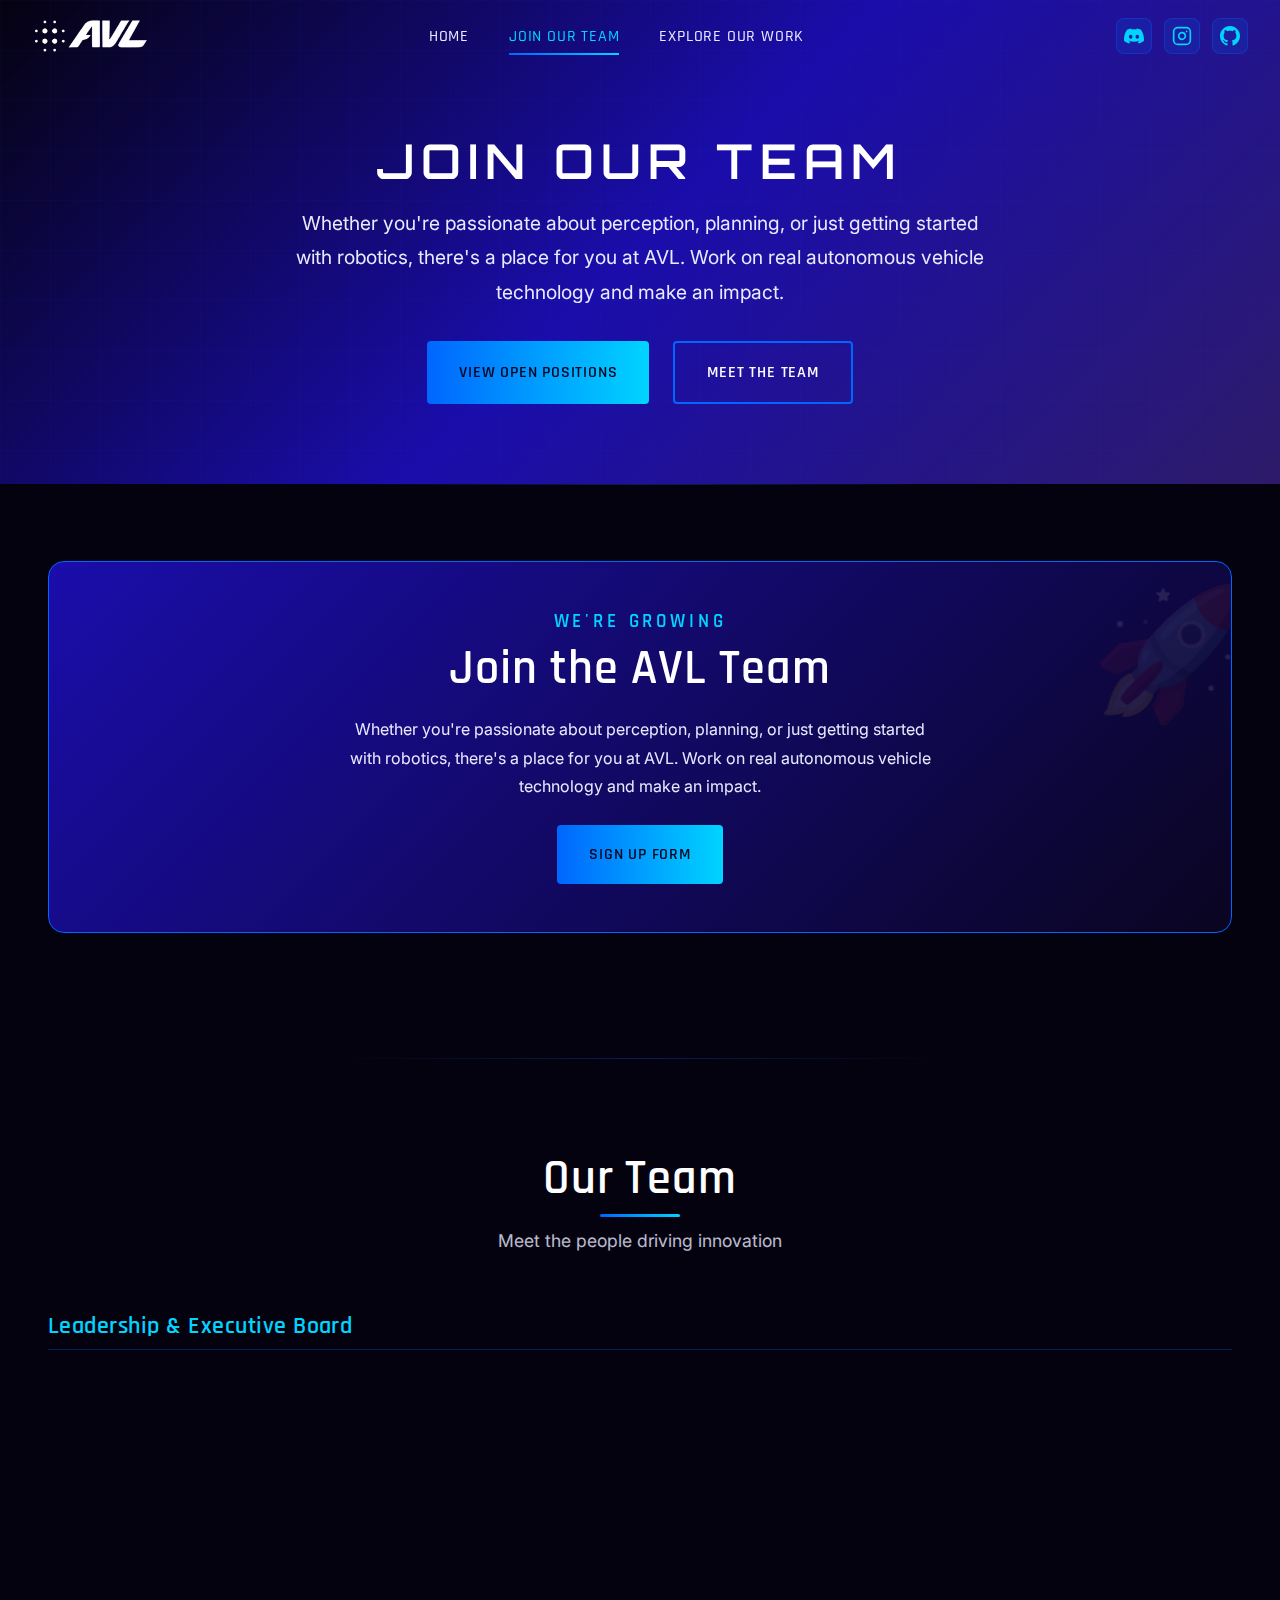
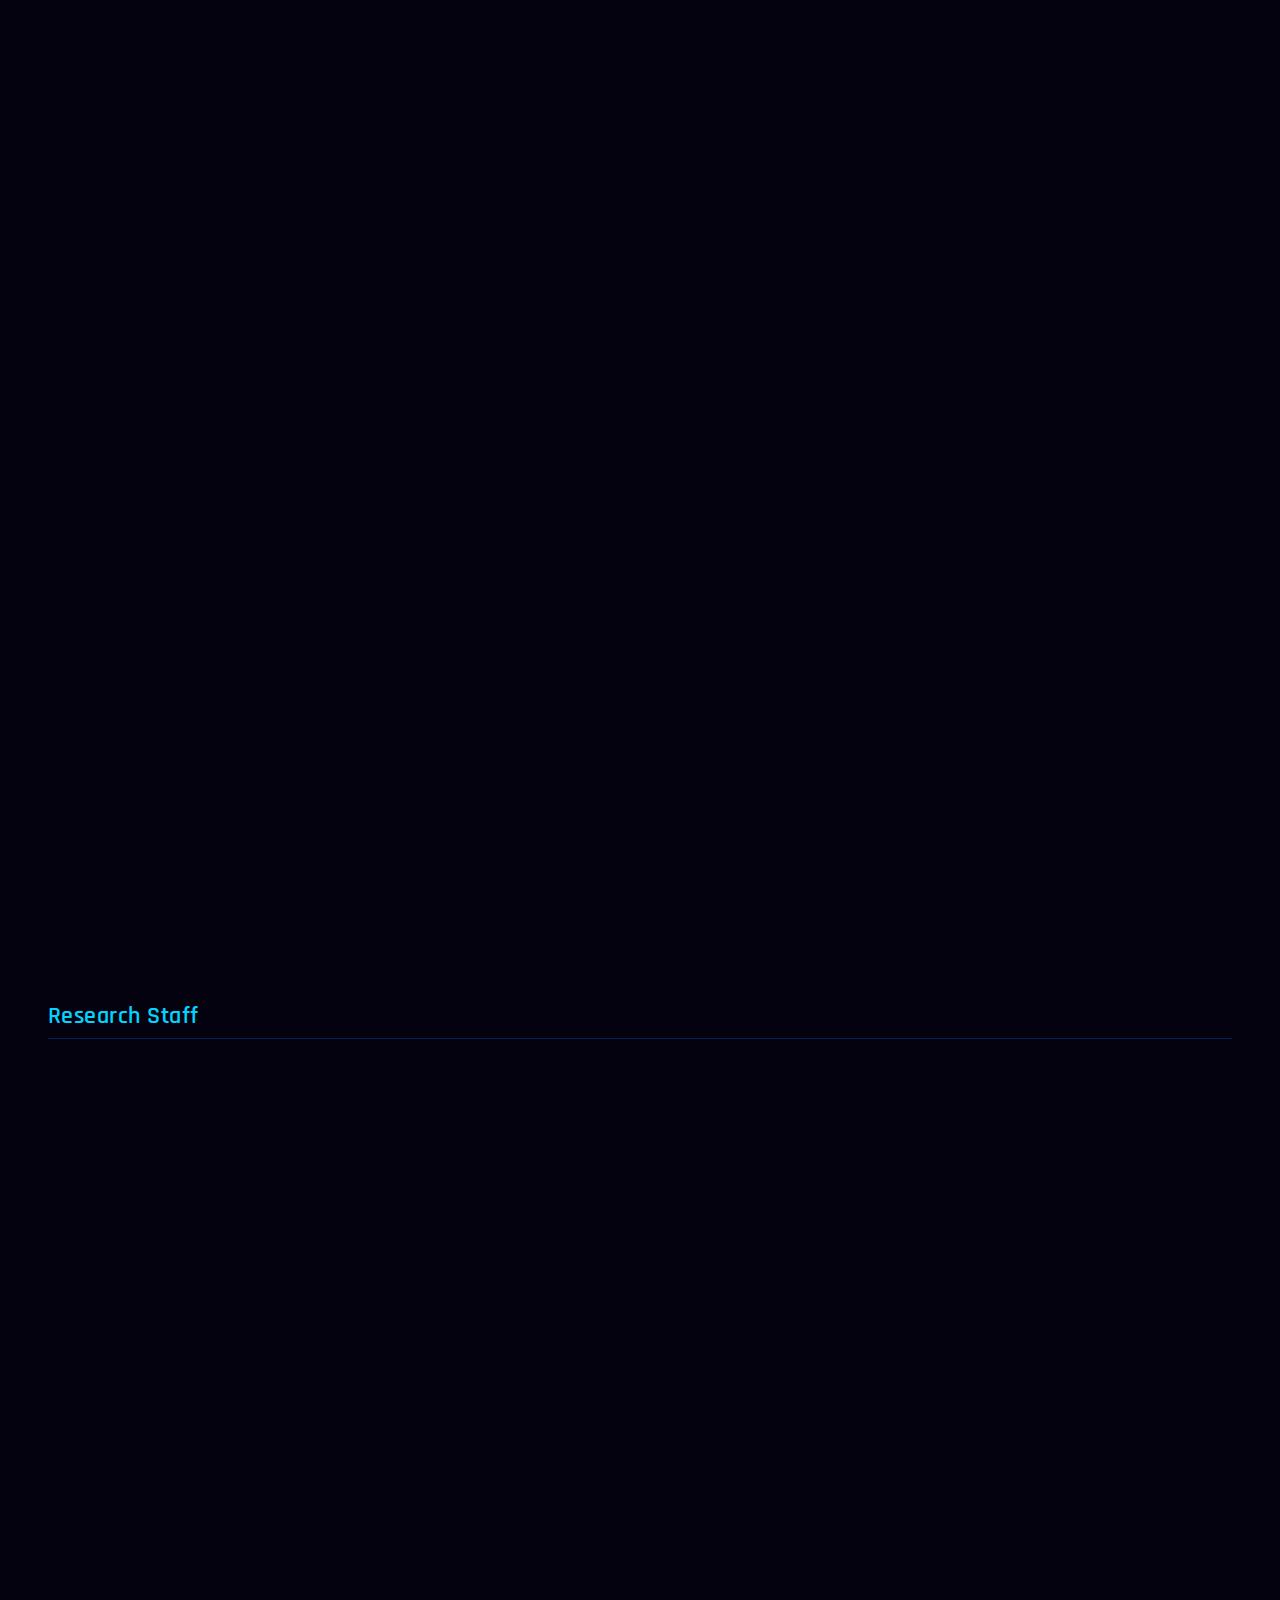
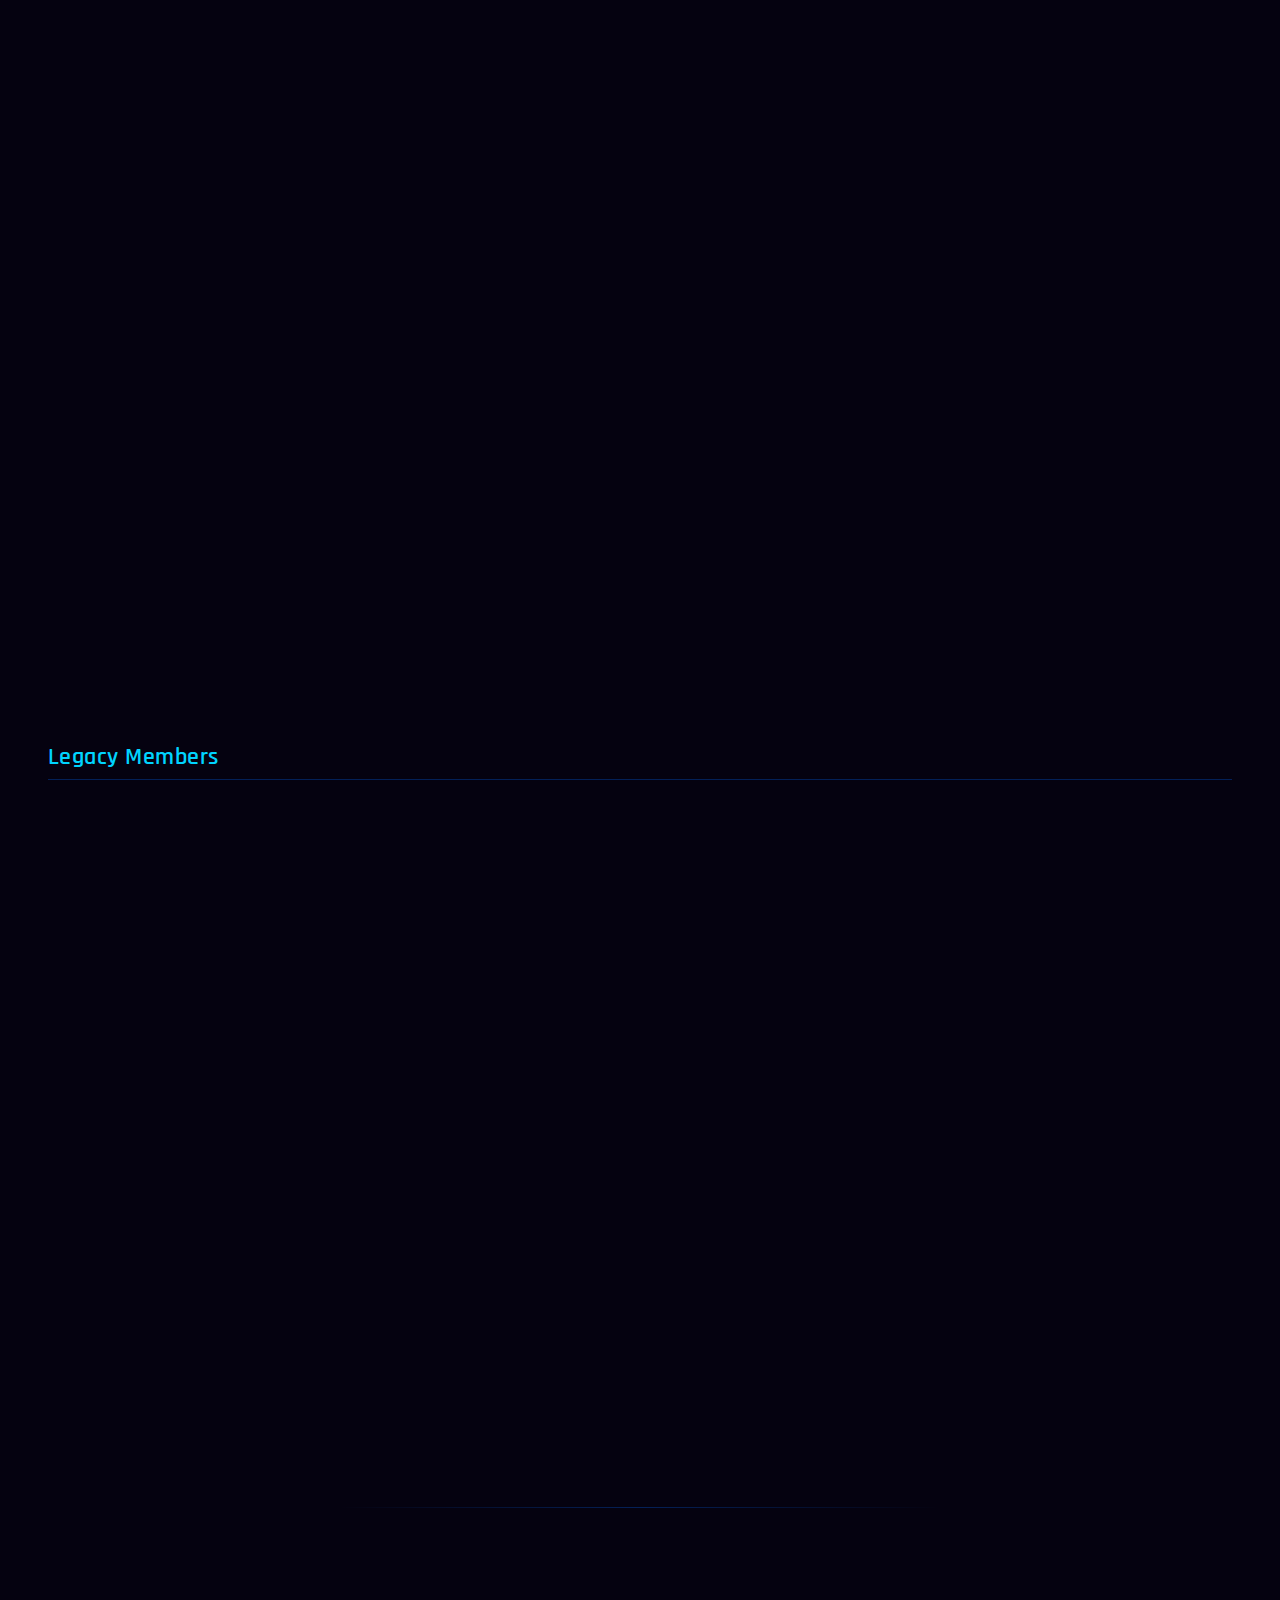
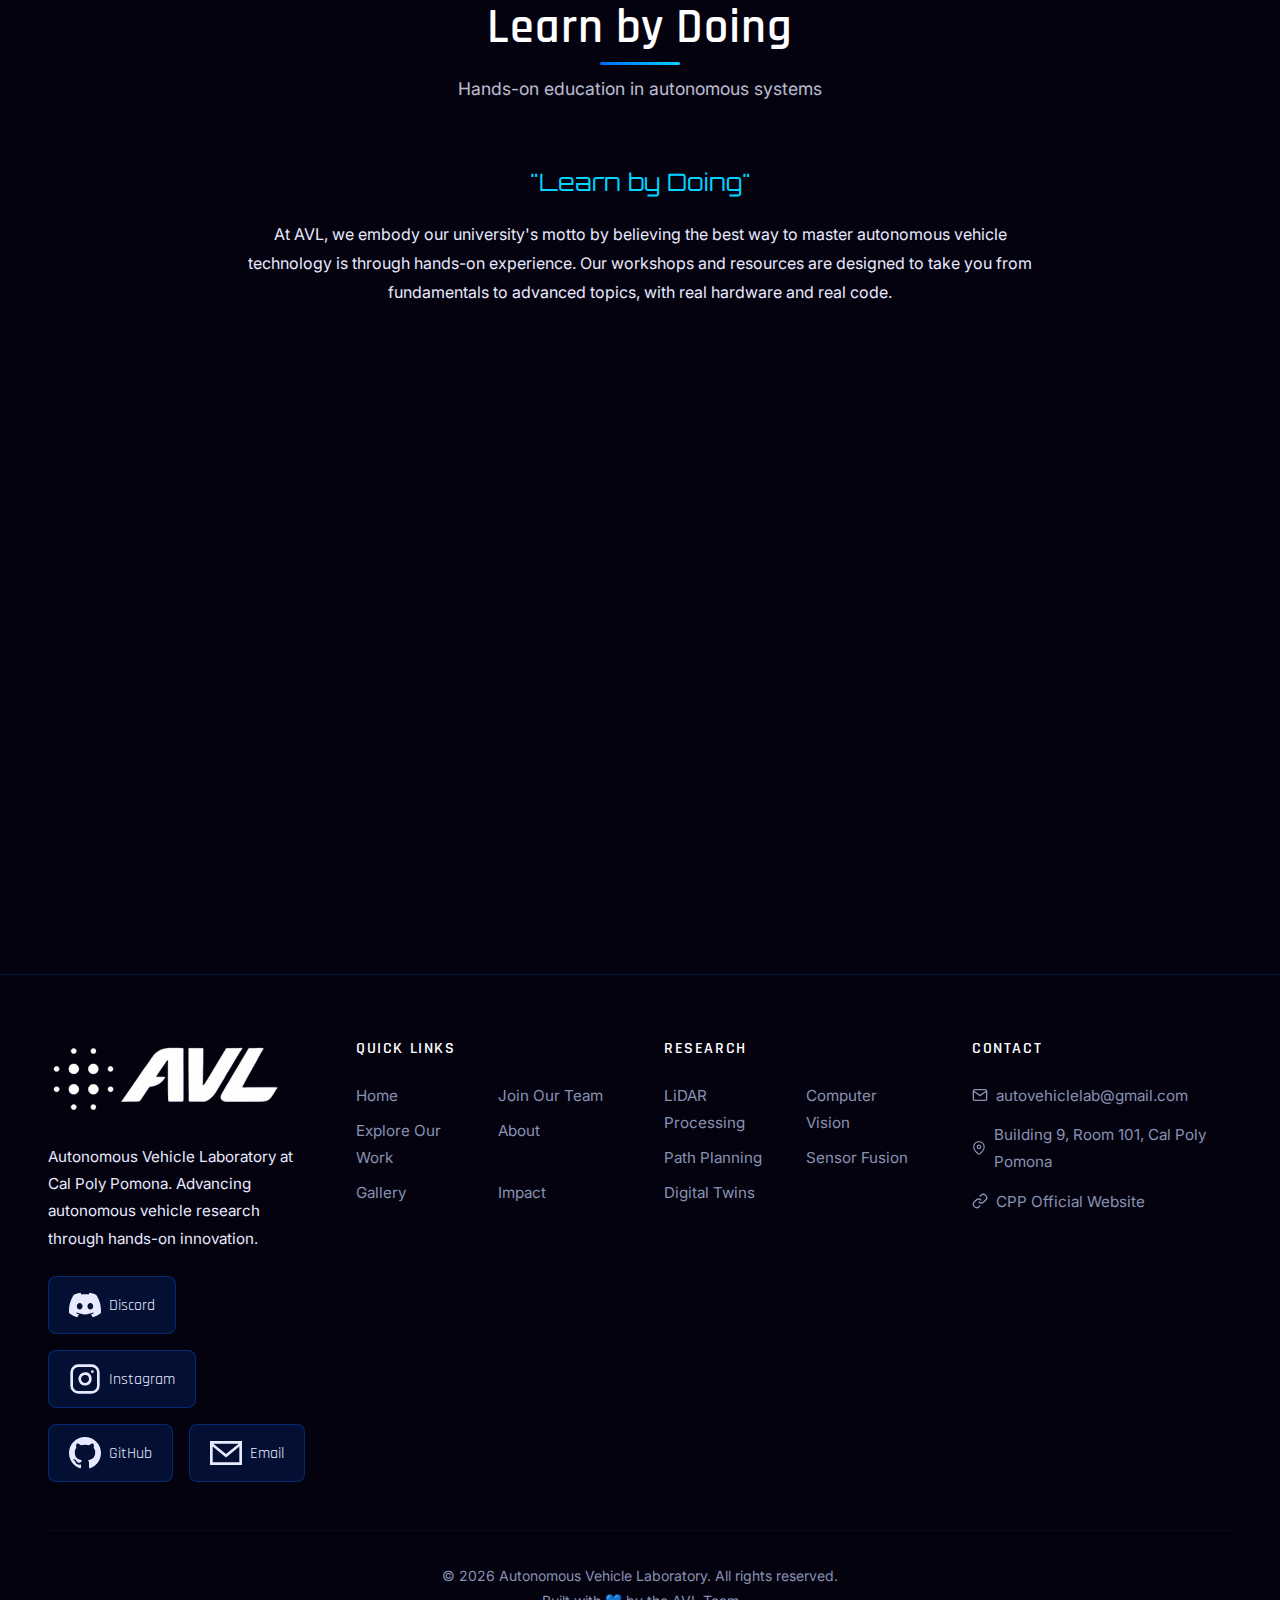
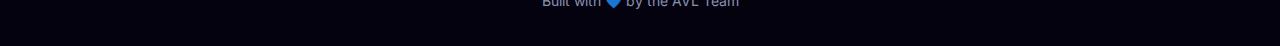
<file: join.html>
<!DOCTYPE html>
<html lang="en">
<head>
    <meta charset="UTF-8">
    <meta name="viewport" content="width=device-width, initial-scale=1.0">
    <meta name="description" content="Join the Autonomous Vehicle Laboratory (AVL) at Cal Poly Pomona - Open positions, team members, and learning opportunities">
    <meta name="keywords" content="autonomous vehicles, join, careers, Cal Poly Pomona, research lab, robotics, student organization">
    <meta name="author" content="AVL Team">

    <meta property="og:title" content="Join Our Team | AVL - Cal Poly Pomona">
    <meta property="og:description" content="Join the Autonomous Vehicle Laboratory and work on cutting-edge autonomous vehicle technology">
    <meta property="og:type" content="website">
    <meta property="og:image" content="images/AVL_Blue_Text_1200px-630px.jpg">

    <title>Join Our Team | AVL - Cal Poly Pomona</title>

    <link rel="icon" type="image/png" href="images/AVL_Logo_Blue_Dots.png">
    <link rel="preconnect" href="https://fonts.googleapis.com">
    <link rel="preconnect" href="https://fonts.gstatic.com" crossorigin>
    <link href="https://fonts.googleapis.com/css2?family=Inter:wght@300;400;500;600&family=Orbitron:wght@500;600;700;800&family=Rajdhani:wght@400;500;600;700&display=swap" rel="stylesheet">
    <link rel="stylesheet" href="css/styles.css">
</head>
<body>
    <!-- ================================================================
         NAVIGATION
         ================================================================ -->
    <nav class="navbar">
        <div class="container">
            <a href="index.html" class="nav-logo">
                <img src="images/AVL_Text_No_Background_400px-115px.png" alt="AVL Logo">
            </a>

            <ul class="nav-links">
                <li><a href="index.html">Home</a></li>
                <li><a href="join.html" class="active">Join Our Team</a></li>
                <li><a href="research.html">Explore Our Work</a></li>
            </ul>

            <div class="nav-social">
                <a href="https://discord.gg/2D5fEg94eM" target="_blank" aria-label="Discord" title="Join our Discord">
                    <svg xmlns="http://www.w3.org/2000/svg" width="24" height="24" viewBox="0 0 24 24" fill="currentColor">
                        <path d="M20.317 4.3698a19.7913 19.7913 0 00-4.8851-1.5152.0741.0741 0 00-.0785.0371c-.211.3753-.4447.8648-.6083 1.2495-1.8447-.2762-3.68-.2762-5.4868 0-.1636-.3933-.4058-.8742-.6177-1.2495a.077.077 0 00-.0785-.037 19.7363 19.7363 0 00-4.8852 1.515.0699.0699 0 00-.0321.0277C.5334 9.0458-.319 13.5799.0992 18.0578a.0824.0824 0 00.0312.0561c2.0528 1.5076 4.0413 2.4228 5.9929 3.0294a.0777.0777 0 00.0842-.0276c.4616-.6304.8731-1.2952 1.226-1.9942a.076.076 0 00-.0416-.1057c-.6528-.2476-1.2743-.5495-1.8722-.8923a.077.077 0 01-.0076-.1277c.1258-.0943.2517-.1923.3718-.2914a.0743.0743 0 01.0776-.0105c3.9278 1.7933 8.18 1.7933 12.0614 0a.0739.0739 0 01.0785.0095c.1202.099.246.1981.3728.2924a.077.077 0 01-.0066.1276 12.2986 12.2986 0 01-1.873.8914.0766.0766 0 00-.0407.1067c.3604.698.7719 1.3628 1.225 1.9932a.076.076 0 00.0842.0286c1.961-.6067 3.9495-1.5219 6.0023-3.0294a.077.077 0 00.0313-.0552c.5004-5.177-.8382-9.6739-3.5485-13.6604a.061.061 0 00-.0312-.0286zM8.02 15.3312c-1.1825 0-2.1569-1.0857-2.1569-2.419 0-1.3332.9555-2.4189 2.157-2.4189 1.2108 0 2.1757 1.0952 2.1568 2.419 0 1.3332-.9555 2.4189-2.1569 2.4189zm7.9748 0c-1.1825 0-2.1569-1.0857-2.1569-2.419 0-1.3332.9554-2.4189 2.1569-2.4189 1.2108 0 2.1757 1.0952 2.1568 2.419 0 1.3332-.946 2.4189-2.1568 2.4189Z"/>
                    </svg>
                </a>
                <a href="https://www.instagram.com/autovehiclelab/" target="_blank" aria-label="Instagram" title="Follow us on Instagram">
                    <svg xmlns="http://www.w3.org/2000/svg" width="24" height="24" viewBox="0 0 24 24" fill="none" stroke="currentColor" stroke-width="2" stroke-linecap="round" stroke-linejoin="round">
                        <rect x="2" y="2" width="20" height="20" rx="5" ry="5"/>
                        <path d="M16 11.37A4 4 0 1 1 12.63 8 4 4 0 0 1 16 11.37z"/>
                        <line x1="17.5" y1="6.5" x2="17.51" y2="6.5"/>
                    </svg>
                </a>
                <a href="https://github.com/Cal-Poly-Pomona-Autonomous-Vehicle-Lab" target="_blank" aria-label="GitHub" title="Check out our code on GitHub">
                    <svg xmlns="http://www.w3.org/2000/svg" width="24" height="24" viewBox="0 0 24 24" fill="currentColor">
                        <path d="M12 0c-6.626 0-12 5.373-12 12 0 5.302 3.438 9.8 8.207 11.387.599.111.793-.261.793-.577v-2.234c-3.338.726-4.033-1.416-4.033-1.416-.546-1.387-1.333-1.756-1.333-1.756-1.089-.745.083-.729.083-.729 1.205.084 1.839 1.237 1.839 1.237 1.07 1.834 2.807 1.304 3.492.997.107-.775.418-1.305.762-1.604-2.665-.305-5.467-1.334-5.467-5.931 0-1.311.469-2.381 1.236-3.221-.124-.303-.535-1.524.117-3.176 0 0 1.008-.322 3.301 1.23.957-.266 1.983-.399 3.003-.404 1.02.005 2.047.138 3.006.404 2.291-1.552 3.297-1.23 3.297-1.23.653 1.653.242 2.874.118 3.176.77.84 1.235 1.911 1.235 3.221 0 4.609-2.807 5.624-5.479 5.921.43.372.823 1.102.823 2.222v3.293c0 .319.192.694.801.576 4.765-1.589 8.199-6.086 8.199-11.386 0-6.627-5.373-12-12-12z"/>
                    </svg>
                </a>
            </div>

            <div class="mobile-toggle">
                <span></span>
                <span></span>
                <span></span>
            </div>
        </div>
    </nav>

    <!-- ================================================================
         PAGE HERO - Shorter than home hero
         ================================================================ -->
    <section class="hero page-hero" id="top">
        <div class="hero-grid"></div>

        <div class="hero-content">
            <h1 class="hero-title">JOIN OUR TEAM</h1>

            <p class="hero-subtitle">
                Whether you're passionate about perception, planning, or just getting started with robotics,
                there's a place for you at AVL. Work on real autonomous vehicle technology and make an impact.
            </p>

            <div class="hero-cta">
                <a href="#hiring" class="btn btn-primary">View Open Positions</a>
                <a href="#team" class="btn btn-secondary">Meet the Team</a>
            </div>
        </div>
    </section>

    <!-- ================================================================
         HIRING SECTION
         ================================================================ -->
    <section class="hiring" id="hiring">
        <div class="container">
            <div class="hiring-banner">
                <h3>We're Growing</h3>
                <h2>Join the AVL Team</h2>
                <p style="color: var(--light-gray); max-width: 600px; margin: 0 auto;">
                    Whether you're passionate about perception, planning, or just getting started with robotics,
                    there's a place for you at AVL. Work on real autonomous vehicle technology and make an impact.
                </p>
                <a href="https://docs.google.com/forms/d/e/1FAIpQLSfk_HtYrLL5Up14f9PZ723znDddnluOmG-dClv7ViwzorlkFg/viewform" target="_blank" class="btn btn-primary" style="margin-top: 1.5rem;">Sign Up Form</a>
            </div>

            <div class="positions-grid" id="positions-container"></div>
        </div>
    </section>

    <!-- ================================================================
         TEAM SECTION
         ================================================================ -->
    <section class="team" id="team">
        <div class="container">
            <div class="section-header">
                <h2>Our Team</h2>
                <p>Meet the people driving innovation</p>
            </div>

            <div id="team-container"></div>
        </div>
    </section>

    <!-- ================================================================
         LEARN BY DOING SECTION
         ================================================================ -->
    <section class="learn" id="learn">
        <div class="container">
            <div class="section-header">
                <h2>Learn by Doing</h2>
                <p>Hands-on education in autonomous systems</p>
            </div>

            <div class="learn-intro">
                <p class="cal-poly-motto">"Learn by Doing"</p>
                <p style="color: var(--light-gray);">
                    At AVL, we embody our university's motto by believing the best way to master autonomous vehicle technology is through hands-on experience. Our workshops and resources are designed to take you from fundamentals to advanced topics, with real hardware and real code.
                </p>
            </div>

            <div class="workshops-grid" id="learn-container"></div>
        </div>
    </section>

    <!-- ================================================================
         FOOTER
         ================================================================ -->
    <footer class="footer">
        <div class="container">
            <div class="footer-content">
                <div class="footer-brand">
                    <img src="images/AVL_Text_No_Background_400px-115px.png" alt="AVL Logo" class="footer-logo-large">
                    <p>Autonomous Vehicle Laboratory at Cal Poly Pomona. Advancing autonomous vehicle research through hands-on innovation.</p>

                    <div class="footer-social-large">
                        <a href="https://discord.gg/2D5fEg94eM" target="_blank" aria-label="Discord">
                            <svg xmlns="http://www.w3.org/2000/svg" width="32" height="32" viewBox="0 0 24 24" fill="currentColor">
                                <path d="M20.317 4.3698a19.7913 19.7913 0 00-4.8851-1.5152.0741.0741 0 00-.0785.0371c-.211.3753-.4447.8648-.6083 1.2495-1.8447-.2762-3.68-.2762-5.4868 0-.1636-.3933-.4058-.8742-.6177-1.2495a.077.077 0 00-.0785-.037 19.7363 19.7363 0 00-4.8852 1.515.0699.0699 0 00-.0321.0277C.5334 9.0458-.319 13.5799.0992 18.0578a.0824.0824 0 00.0312.0561c2.0528 1.5076 4.0413 2.4228 5.9929 3.0294a.0777.0777 0 00.0842-.0276c.4616-.6304.8731-1.2952 1.226-1.9942a.076.076 0 00-.0416-.1057c-.6528-.2476-1.2743-.5495-1.8722-.8923a.077.077 0 01-.0076-.1277c.1258-.0943.2517-.1923.3718-.2914a.0743.0743 0 01.0776-.0105c3.9278 1.7933 8.18 1.7933 12.0614 0a.0739.0739 0 01.0785.0095c.1202.099.246.1981.3728.2924a.077.077 0 01-.0066.1276 12.2986 12.2986 0 01-1.873.8914.0766.0766 0 00-.0407.1067c.3604.698.7719 1.3628 1.225 1.9932a.076.076 0 00.0842.0286c1.961-.6067 3.9495-1.5219 6.0023-3.0294a.077.077 0 00.0313-.0552c.5004-5.177-.8382-9.6739-3.5485-13.6604a.061.061 0 00-.0312-.0286zM8.02 15.3312c-1.1825 0-2.1569-1.0857-2.1569-2.419 0-1.3332.9555-2.4189 2.157-2.4189 1.2108 0 2.1757 1.0952 2.1568 2.419 0 1.3332-.9555 2.4189-2.1569 2.4189zm7.9748 0c-1.1825 0-2.1569-1.0857-2.1569-2.419 0-1.3332.9554-2.4189 2.1569-2.4189 1.2108 0 2.1757 1.0952 2.1568 2.419 0 1.3332-.946 2.4189-2.1568 2.4189Z"/>
                            </svg>
                            <span>Discord</span>
                        </a>
                        <a href="https://www.instagram.com/autovehiclelab/" target="_blank" aria-label="Instagram">
                            <svg xmlns="http://www.w3.org/2000/svg" width="32" height="32" viewBox="0 0 24 24" fill="none" stroke="currentColor" stroke-width="2" stroke-linecap="round" stroke-linejoin="round">
                                <rect x="2" y="2" width="20" height="20" rx="5" ry="5"/>
                                <path d="M16 11.37A4 4 0 1 1 12.63 8 4 4 0 0 1 16 11.37z"/>
                                <line x1="17.5" y1="6.5" x2="17.51" y2="6.5"/>
                            </svg>
                            <span>Instagram</span>
                        </a>
                        <a href="https://github.com/Cal-Poly-Pomona-Autonomous-Vehicle-Lab" target="_blank" aria-label="GitHub">
                            <svg xmlns="http://www.w3.org/2000/svg" width="32" height="32" viewBox="0 0 24 24" fill="currentColor">
                                <path d="M12 0c-6.626 0-12 5.373-12 12 0 5.302 3.438 9.8 8.207 11.387.599.111.793-.261.793-.577v-2.234c-3.338.726-4.033-1.416-4.033-1.416-.546-1.387-1.333-1.756-1.333-1.756-1.089-.745.083-.729.083-.729 1.205.084 1.839 1.237 1.839 1.237 1.07 1.834 2.807 1.304 3.492.997.107-.775.418-1.305.762-1.604-2.665-.305-5.467-1.334-5.467-5.931 0-1.311.469-2.381 1.236-3.221-.124-.303-.535-1.524.117-3.176 0 0 1.008-.322 3.301 1.23.957-.266 1.983-.399 3.003-.404 1.02.005 2.047.138 3.006.404 2.291-1.552 3.297-1.23 3.297-1.23.653 1.653.242 2.874.118 3.176.77.84 1.235 1.911 1.235 3.221 0 4.609-2.807 5.624-5.479 5.921.43.372.823 1.102.823 2.222v3.293c0 .319.192.694.801.576 4.765-1.589 8.199-6.086 8.199-11.386 0-6.627-5.373-12-12-12z"/>
                            </svg>
                            <span>GitHub</span>
                        </a>
                        <a href="mailto:autovehiclelab@gmail.com" aria-label="Email">
                            <svg xmlns="http://www.w3.org/2000/svg" width="32" height="32" viewBox="0 0 24 24" fill="currentColor">
                                <path d="M0 3v18h24v-18h-24zm21.518 2l-9.518 7.713-9.518-7.713h19.036zm-19.518 14v-11.817l10 8.104 10-8.104v11.817h-20z"/>
                            </svg>
                            <span>Email</span>
                        </a>
                    </div>
                </div>

                <div class="footer-links">
                    <h4>Quick Links</h4>
                    <ul>
                        <li><a href="index.html">Home</a></li>
                        <li><a href="join.html">Join Our Team</a></li>
                        <li><a href="research.html">Explore Our Work</a></li>
                        <li><a href="index.html#about">About</a></li>
                        <li><a href="index.html#gallery">Gallery</a></li>
                        <li><a href="index.html#impact">Impact</a></li>
                    </ul>
                </div>

                <div class="footer-links">
                    <h4>Research</h4>
                    <ul>
                        <li><a href="research.html">LiDAR Processing</a></li>
                        <li><a href="research.html">Computer Vision</a></li>
                        <li><a href="research.html">Path Planning</a></li>
                        <li><a href="research.html">Sensor Fusion</a></li>
                        <li><a href="research.html">Digital Twins</a></li>
                    </ul>
                </div>

                <div class="footer-links footer-contact">
                    <h4>Contact</h4>
                    <p>
                        <svg xmlns="http://www.w3.org/2000/svg" width="16" height="16" viewBox="0 0 24 24" fill="none" stroke="currentColor" stroke-width="2">
                            <path d="M4 4h16c1.1 0 2 .9 2 2v12c0 1.1-.9 2-2 2H4c-1.1 0-2-.9-2-2V6c0-1.1.9-2 2-2z"></path>
                            <polyline points="22,6 12,13 2,6"></polyline>
                        </svg>
                        <span><a href="mailto:autovehiclelab@gmail.com">autovehiclelab@gmail.com</a></span>
                    </p>
                    <p>
                        <svg xmlns="http://www.w3.org/2000/svg" width="16" height="16" viewBox="0 0 24 24" fill="none" stroke="currentColor" stroke-width="2">
                            <path d="M21 10c0 7-9 13-9 13s-9-6-9-13a9 9 0 0 1 18 0z"></path>
                            <circle cx="12" cy="10" r="3"></circle>
                        </svg>
                        <span>Building 9, Room 101, Cal Poly Pomona</span>
                    </p>
                    <p>
                        <svg xmlns="http://www.w3.org/2000/svg" width="16" height="16" viewBox="0 0 24 24" fill="none" stroke="currentColor" stroke-width="2">
                            <path d="M10 13a5 5 0 0 0 7.54.54l3-3a5 5 0 0 0-7.07-7.07l-1.72 1.71"></path>
                            <path d="M14 11a5 5 0 0 0-7.54-.54l-3 3a5 5 0 0 0 7.07 7.07l1.71-1.71"></path>
                        </svg>
                        <a href="https://www.cpp.edu/engineering/autonomous-systems/avl-team.shtml" target="_blank">CPP Official Website</a>
                    </p>
                </div>
            </div>

            <div class="footer-bottom">
                <p>&copy; <span id="current-year">2024</span> Autonomous Vehicle Laboratory. All rights reserved.</p>
                <p class="footer-tagline">Built with 💙 by the AVL Team</p>
            </div>
        </div>
    </footer>

    <script src="js/data.js"></script>
    <script src="js/main.js"></script>
</body>
</html>
</file>
<file: css/styles.css>
/* ============================================================================
   AVL WEBSITE STYLES
   Brand Colors: Deep Blue (#1a0dab), Cyber Blue (#0066ff), White
   ============================================================================ */

/* CSS Variables */
:root {
    /* Brand Colors - extracted from AVL logos */
    --avl-deep-blue: #1a0dab;
    --avl-royal-blue: #2819c9;
    --avl-cyber-blue: #0066ff;
    --avl-accent-cyan: #00d4ff;
    --avl-dark: #0a0520;
    --avl-darker: #050210;
    
    /* Neutrals */
    --white: #ffffff;
    --off-white: #f8f9ff;
    --light-gray: #e8eaff;
    --medium-gray: #8892b0;
    --dark-gray: #1a1a2e;
    
    /* Gradients */
    --gradient-hero: linear-gradient(135deg, var(--avl-darker) 0%, var(--avl-deep-blue) 50%, #2d1b69 100%);
    --gradient-card: linear-gradient(145deg, rgba(26, 13, 171, 0.1) 0%, rgba(0, 102, 255, 0.05) 100%);
    --gradient-accent: linear-gradient(90deg, var(--avl-cyber-blue), var(--avl-accent-cyan));
    
    /* Typography */
    --font-display: 'Orbitron', sans-serif;
    --font-heading: 'Rajdhani', sans-serif;
    --font-body: 'Inter', -apple-system, BlinkMacSystemFont, sans-serif;
    
    /* Spacing */
    --section-padding: clamp(3rem, 6vw, 5rem);
    --container-width: 1400px;
    
    /* Effects */
    --glow-blue: 0 0 30px rgba(0, 102, 255, 0.3);
    --glow-cyan: 0 0 20px rgba(0, 212, 255, 0.4);
}

/* Reset & Base */
*, *::before, *::after {
    box-sizing: border-box;
    margin: 0;
    padding: 0;
}

html {
    scroll-behavior: smooth;
    font-size: 16px;
}

body {
    font-family: var(--font-body);
    background: var(--avl-darker);
    color: var(--white);
    line-height: 1.7;
    overflow-x: hidden;
}

body::before {
    content: '';
    position: fixed;
    top: 0;
    left: 0;
    width: 100%;
    height: 100%;
    background-image: radial-gradient(rgba(0, 102, 255, 0.03) 1px, transparent 1px);
    background-size: 40px 40px;
    pointer-events: none;
    z-index: -1;
}

/* Typography */
h1, h2, h3, h4, h5, h6 {
    font-family: var(--font-heading);
    font-weight: 600;
    line-height: 1.2;
    letter-spacing: 0.02em;
}

h1 { font-size: clamp(2.5rem, 6vw, 4.5rem); }
h2 { font-size: clamp(2rem, 4vw, 3rem); }
h3 { font-size: clamp(1.25rem, 2vw, 1.75rem); }

p {
    color: var(--light-gray);
    max-width: 65ch;
    line-height: 1.8;
}

a {
    color: var(--avl-accent-cyan);
    text-decoration: none;
    transition: color 0.3s ease;
}

a:hover {
    color: var(--white);
}

/* Container */
.container {
    width: 100%;
    max-width: var(--container-width);
    margin: 0 auto;
    padding: 0 clamp(1rem, 4vw, 3rem);
}

/* Section Base */
section {
    padding: var(--section-padding) 0;
    position: relative;
}

section:not(.hero)::before {
    content: '';
    position: absolute;
    top: 0;
    left: 50%;
    transform: translateX(-50%);
    width: 80%;
    max-width: 600px;
    height: 1px;
    background: linear-gradient(90deg, transparent, rgba(0, 102, 255, 0.3), transparent);
}

.section-header {
    text-align: center;
    margin-bottom: 3.5rem;
    padding-top: 1rem;
}

.section-header p {
    opacity: 0.8;
    font-size: 1.15rem;
}

.section-header h2 {
    display: inline-block;
    position: relative;
    margin-bottom: 1rem;
}

.section-header h2::after {
    content: '';
    position: absolute;
    bottom: -0.5rem;
    left: 50%;
    transform: translateX(-50%);
    width: 80px;
    height: 3px;
    background: var(--gradient-accent);
    border-radius: 2px;
}

.section-header > p {
    margin: 0 auto;
    font-size: 1.1rem;
}

/* ============================================================================
   NAVIGATION
   ============================================================================ */

.navbar {
    position: fixed;
    top: 0;
    left: 0;
    right: 0;
    z-index: 1000;
    padding: 1rem 0;
    transition: all 0.3s ease;
    background: transparent;
}

.navbar.scrolled {
    background: rgba(5, 2, 16, 0.95);
    backdrop-filter: blur(20px);
    box-shadow: 0 4px 30px rgba(0, 0, 0, 0.3);
}

.navbar .container {
    display: flex;
    justify-content: space-between;
    align-items: center;
    max-width: 1600px;
    padding: 0 2rem;
}

.nav-logo {
    display: flex;
    align-items: center;
    gap: 0.75rem;
}

.nav-logo img {
    height: 40px;
    width: auto;
}

.nav-logo span {
    font-family: var(--font-display);
    font-size: 1.5rem;
    font-weight: 700;
    color: var(--white);
    letter-spacing: 0.1em;
}

.nav-links {
    display: flex;
    gap: 2.5rem;
    list-style: none;
    margin-right: 2rem;
    flex-shrink: 1;
}

.nav-links a {
    color: var(--light-gray);
    font-family: var(--font-heading);
    font-size: 1rem;
    font-weight: 500;
    letter-spacing: 0.05em;
    text-transform: uppercase;
    position: relative;
    padding: 0.5rem 0;
}

.nav-links a::after {
    content: '';
    position: absolute;
    bottom: 0;
    left: 0;
    width: 0;
    height: 2px;
    background: var(--gradient-accent);
    transition: width 0.3s ease;
}

.nav-links a:hover {
    color: var(--white);
}

.nav-links a:hover::after {
    width: 100%;
}

.nav-links a.active {
    color: var(--avl-accent-cyan);
}

.nav-links a.active::after {
    width: 100%;
}

.mobile-toggle {
    display: none;
    flex-direction: column;
    gap: 5px;
    cursor: pointer;
    padding: 0.5rem;
}

.mobile-toggle span {
    width: 25px;
    height: 2px;
    background: var(--white);
    transition: all 0.3s ease;
}

/* ============================================================================
   HERO SECTION
   ============================================================================ */

.hero {
    min-height: 100vh;
    display: flex;
    align-items: center;
    justify-content: center;
    position: relative;
    background: var(--gradient-hero);
    overflow: hidden;
}

.hero-bg {
    position: absolute;
    inset: 0;
    opacity: 0.15;
    background-image: url('../images/Rocky_AVL_background.jpg');
    background-size: cover;
    background-position: center;
}

.hero-grid {
    position: absolute;
    inset: 0;
    background-image: 
        linear-gradient(rgba(0, 102, 255, 0.1) 1px, transparent 1px),
        linear-gradient(90deg, rgba(0, 102, 255, 0.1) 1px, transparent 1px);
    background-size: 50px 50px;
    animation: gridMove 20s linear infinite;
}

@keyframes gridMove {
    0% { transform: translate(0, 0); }
    100% { transform: translate(50px, 50px); }
}

.hero-content {
    position: relative;
    z-index: 2;
    text-align: center;
    max-width: 900px;
    padding: 2rem;
}

.hero-logo {
    max-width: 280px;  /* Reduced from 400px */
    width: 60%;        /* Reduced from 80% */
    margin-top: 2rem;
    margin-bottom: 2.5rem;
    animation: fadeInUp 0.8s ease-out;
}

.hero-title {
    font-family: var(--font-display);
    font-size: clamp(2rem, 5vw, 3.5rem);
    letter-spacing: 0.15em;
    margin-bottom: 1.5rem;
    animation: fadeInUp 0.8s ease-out 0.2s both;
}

.hero-subtitle {
    font-size: clamp(1.1rem, 2vw, 1.4rem);
    color: var(--light-gray);
    margin-bottom: 2.5rem;
    animation: fadeInUp 0.8s ease-out 0.4s both;
}

.hero-university {
    display: inline-flex;
    align-items: center;
    gap: 0.5rem;
    font-family: var(--font-heading);
    font-size: 1.1rem;
    color: var(--avl-accent-cyan);
    margin-bottom: 2.5rem;
    animation: fadeInUp 0.8s ease-out 0.3s both;
}

.hero-university a {
    color: var(--avl-accent-cyan);
    text-decoration: none;
    transition: color 0.3s ease;
}

.hero-university a:hover {
    color: var(--white);
    text-decoration: underline;
}

.hero-cta {
    display: flex;
    gap: 1.5rem;
    justify-content: center;
    flex-wrap: wrap;
    animation: fadeInUp 0.8s ease-out 0.6s both;
}

/* Buttons */
.btn {
    display: inline-flex;
    align-items: center;
    gap: 0.5rem;
    padding: 1rem 2rem;
    font-family: var(--font-heading);
    font-size: 1rem;
    font-weight: 600;
    letter-spacing: 0.05em;
    text-transform: uppercase;
    border-radius: 4px;
    cursor: pointer;
    transition: all 0.3s ease;
    border: none;
}

.btn-primary {
    background: var(--gradient-accent);
    color: var(--avl-dark);
}

.btn-primary:hover {
    transform: translateY(-3px);
    box-shadow: var(--glow-cyan);
    color: var(--avl-dark);
}

.btn-secondary {
    background: transparent;
    color: var(--white);
    border: 2px solid var(--avl-cyber-blue);
}

.btn-secondary:hover {
    background: var(--avl-cyber-blue);
    color: var(--white);
    transform: translateY(-3px);
}

/* Scroll indicator */
.scroll-indicator {
    position: absolute;
    bottom: 2rem;
    left: 50%;
    transform: translateX(-50%);
    animation: bounce 2s infinite;
}

.scroll-indicator svg {
    width: 30px;
    height: 30px;
    stroke: var(--avl-accent-cyan);
}

@keyframes bounce {
    0%, 20%, 50%, 80%, 100% { transform: translateX(-50%) translateY(0); }
    40% { transform: translateX(-50%) translateY(-10px); }
    60% { transform: translateX(-50%) translateY(-5px); }
}

@keyframes fadeInUp {
    from {
        opacity: 0;
        transform: translateY(30px);
    }
    to {
        opacity: 1;
        transform: translateY(0);
    }
}

/* ============================================================================
   PAGE HERO - Shorter hero for sub-pages (Join, Research)
   ============================================================================ */

.hero.page-hero {
    min-height: 50vh;
    padding-top: 100px;
    padding-bottom: 3rem;
}

.hero.page-hero .hero-title {
    font-size: clamp(1.8rem, 4vw, 3rem);
    margin-bottom: 1rem;
}

.hero.page-hero .hero-subtitle {
    font-size: clamp(1rem, 1.8vw, 1.2rem);
    margin-bottom: 2rem;
    max-width: 700px;
    margin-left: auto;
    margin-right: auto;
}

@media (max-width: 768px) {
    .hero.page-hero {
        min-height: 45vh;
        padding-top: 90px;
    }
}

/* ============================================================================
   ABOUT SECTION
   ============================================================================ */

.about {
    background: var(--avl-darker);
    position: relative;
}

.about-grid {
    display: grid;
    grid-template-columns: repeat(auto-fit, minmax(350px, 1fr));
    gap: 3rem;
}

.about-card {
    background: linear-gradient(145deg, rgba(26, 13, 171, 0.15), rgba(5, 2, 16, 0.8));
    border: 1px solid rgba(0, 102, 255, 0.2);
    border-radius: 12px;
    padding: 2.5rem;
    position: relative;
    overflow: hidden;
    transition: all 0.4s ease;
}

.about-card::before {
    content: '';
    position: absolute;
    top: 0;
    left: 0;
    right: 0;
    height: 3px;
    background: var(--gradient-accent);
    transform: scaleX(0);
    transition: transform 0.4s ease;
}

.about-card:hover {
    transform: translateY(-5px);
    border-color: var(--avl-cyber-blue);
    box-shadow: var(--glow-blue);
}

.about-card:hover::before {
    transform: scaleX(1);
}

.about-card h3 {
    color: var(--avl-accent-cyan);
    margin-bottom: 1rem;
    font-size: 1.5rem;
}

.about-card p {
    font-size: 1rem;
    line-height: 1.8;
}

/* Equipment Grid */
.equipment-section {
    margin-top: 4rem;
    margin-bottom: 1rem;
    padding-top: 4rem;
    border-top: 1px solid rgba(0, 102, 255, 0.2);
}

.equipment-grid {
    display: grid;
    grid-template-columns: repeat(auto-fit, minmax(200px, 1fr));
    gap: 1.5rem;
    margin-top: 2rem;
}

.equipment-item {
    background: rgba(26, 13, 171, 0.1);
    border: 1px solid rgba(0, 102, 255, 0.15);
    border-radius: 8px;
    padding: 1.5rem;
    text-align: center;
    transition: all 0.3s ease;
}

.equipment-item:hover {
    border-color: var(--avl-accent-cyan);
    transform: translateY(-3px);
}

.equipment-item h4 {
    color: var(--white);
    font-size: 1rem;
    margin-bottom: 0.5rem;
}

.equipment-item p {
    color: var(--medium-gray);
    font-size: 0.875rem;
}

/* ============================================================================
   IMPACT SECTION
   ============================================================================ */

.impact {
    background: var(--avl-darker);
    position: relative;
}

.impact-stats {
    display: grid;
    grid-template-columns: repeat(auto-fit, minmax(200px, 1fr));
    gap: 2rem;
    margin-bottom: 4rem;
}

.stat-card {
    text-align: center;
    padding: 2rem;
    background: rgba(26, 13, 171, 0.1);
    border: 1px solid rgba(0, 102, 255, 0.2);
    border-radius: 12px;
    transition: all 0.3s ease;
}

.stat-card:hover {
    transform: scale(1.05);
    border-color: var(--avl-accent-cyan);
}

.stat-card .stat-number {
    transition: transform 0.3s ease;
}

.stat-card:hover .stat-number {
    transform: scale(1.1);
}

.stat-number {
    font-family: var(--font-display);
    font-size: clamp(2.5rem, 5vw, 4rem);
    background: var(--gradient-accent);
    -webkit-background-clip: text;
    -webkit-text-fill-color: transparent;
    background-clip: text;
    margin-bottom: 0.5rem;
}

.stat-label {
    color: var(--light-gray);
    font-family: var(--font-heading);
    font-size: 1rem;
    text-transform: uppercase;
    letter-spacing: 0.1em;
}

/* Achievements */
.achievements-grid {
    display: grid;
    grid-template-columns: repeat(auto-fit, minmax(300px, 1fr));
    gap: 2rem;
}

.achievement-card {
    background: linear-gradient(145deg, rgba(26, 13, 171, 0.15), transparent);
    border-left: 4px solid var(--avl-cyber-blue);
    padding: 2rem;
    border-radius: 0 12px 12px 0;
    transition: all 0.3s ease;
}

.achievement-card:hover {
    background: linear-gradient(145deg, rgba(26, 13, 171, 0.25), transparent);
    transform: translateX(10px);
}

.achievement-year {
    font-family: var(--font-display);
    color: var(--avl-accent-cyan);
    font-size: 0.875rem;
    letter-spacing: 0.1em;
    margin-bottom: 0.5rem;
}

.achievement-card h3 {
    color: var(--white);
    margin-bottom: 0.5rem;
}

.achievement-card p {
    font-size: 0.95rem;
}

/* ============================================================================
   CURRENT PROJECTS SECTION
   ============================================================================ */

.projects {
    background: linear-gradient(180deg, var(--avl-dark) 0%, var(--avl-darker) 100%);
    position: relative;
}

.project-showcase {
    display: grid;
    grid-template-columns: minmax(280px, 420px) 1fr;
    gap: 2rem;
    align-items: start;
    background: linear-gradient(145deg, rgba(26, 13, 171, 0.14), rgba(5, 2, 16, 0.7));
    border: 1px solid rgba(0, 102, 255, 0.2);
    border-radius: 14px;
    padding: clamp(1.25rem, 2vw, 2rem);
}

.projects-list {
    display: flex;
    flex-direction: column;
    gap: 1.5rem;
}

.projects-link-card {
    max-width: 760px;
    margin: 0 auto;
    text-align: center;
    background: linear-gradient(145deg, rgba(26, 13, 171, 0.14), rgba(5, 2, 16, 0.7));
    border: 1px solid rgba(0, 102, 255, 0.2);
    border-radius: 14px;
    padding: clamp(1.25rem, 2vw, 2rem);
    position: relative;
    overflow: hidden;
    box-shadow: 0 12px 30px rgba(0, 102, 255, 0.12);
}

.projects-link-card::before {
    content: '';
    position: absolute;
    top: 0;
    left: 50%;
    transform: translateX(-50%);
    width: 140px;
    height: 3px;
    background: var(--gradient-accent);
    border-radius: 999px;
}

.projects-link-badges {
    display: flex;
    flex-wrap: wrap;
    justify-content: center;
    gap: 0.5rem;
    margin-bottom: 0.9rem;
}

.projects-link-card .btn {
    margin-top: 0.5rem;
}

.projects-link-card h3 {
    margin-bottom: 0.9rem;
}

.projects-link-card p {
    margin: 0 auto 1.35rem;
    max-width: 55ch;
}

.project-visuals {
    display: flex;
    flex-direction: column;
    gap: 1rem;
}

.project-image-card {
    border: 1px solid rgba(0, 102, 255, 0.2);
    border-radius: 10px;
    overflow: hidden;
    background: rgba(5, 2, 16, 0.65);
}

.project-image-card img {
    display: block;
    width: 100%;
    height: 220px;
    object-fit: cover;
}

.project-image-card p {
    font-size: 0.85rem;
    color: var(--medium-gray);
    padding: 0.75rem 0.9rem;
    margin: 0;
}

.project-content {
    max-width: 760px;
    padding: 1.25rem 1.25rem 1.4rem;
}

.project-content h3 {
    color: var(--white);
    margin-bottom: 1rem;
}

.project-content p {
    margin-bottom: 1rem;
}

.project-badge {
    display: inline-block;
    margin-bottom: 0.75rem;
    padding: 0.25rem 0.7rem;
    border-radius: 999px;
    font-family: var(--font-heading);
    font-size: 0.75rem;
    letter-spacing: 0.08em;
    text-transform: uppercase;
    color: var(--avl-accent-cyan);
    border: 1px solid rgba(0, 212, 255, 0.35);
    background: rgba(0, 212, 255, 0.08);
}

.project-outcomes,
.project-skills {
    margin-top: 1rem;
}

.project-outcomes h4,
.project-skills h4 {
    color: var(--avl-accent-cyan);
    margin-bottom: 0.5rem;
}

.project-skills ul {
    margin: 0;
    padding-left: 1.1rem;
    color: var(--light-gray);
}

.project-skills li {
    margin-bottom: 0.45rem;
}

.project-contact {
    margin-top: 1.25rem;
    padding: 0.9rem 1rem;
    border: 1px solid rgba(0, 102, 255, 0.22);
    border-radius: 8px;
    background: rgba(5, 2, 16, 0.55);
}

@media (max-width: 980px) {
    .project-showcase {
        grid-template-columns: 1fr;
    }

    .project-image-card img {
        height: 240px;
    }
}

@media (max-width: 640px) {
    .project-image-card p {
        font-size: 0.78rem;
        padding: 0.55rem 0.65rem;
    }

    .project-content {
        padding: 1rem 0.95rem 1.1rem;
    }
}

/* ============================================================================
   PUBLICATIONS SECTION
   Styles for student research papers and symposium submissions.
   Follows the same dark-theme card pattern used throughout the site.
   ============================================================================ */

/* Section background matches the alternating dark/light pattern */
.publications {
    background: linear-gradient(180deg, var(--avl-dark) 0%, var(--avl-darker) 100%);
    position: relative;
}

/* Filter button row - horizontal scrollable on mobile */
.publications-filters {
    display: flex;
    justify-content: center;
    gap: 0.75rem;
    margin-bottom: 2.5rem;
    flex-wrap: wrap;
}

/* Individual filter button styling */
.pub-filter-btn {
    background: rgba(26, 13, 171, 0.1);
    border: 1px solid rgba(0, 102, 255, 0.3);
    color: var(--light-gray);
    padding: 0.5rem 1.25rem;
    border-radius: 20px;
    cursor: pointer;
    font-family: var(--font-heading);
    font-size: 0.875rem;
    transition: all 0.3s ease;
    text-transform: uppercase;
    letter-spacing: 0.05em;
}

.pub-filter-btn:hover {
    border-color: var(--avl-accent-cyan);
    color: var(--avl-accent-cyan);
}

/* Active filter button uses the accent gradient */
.pub-filter-btn.active {
    background: var(--gradient-accent);
    border-color: transparent;
    color: var(--avl-dark);
    font-weight: 600;
}

/* Card grid layout - responsive columns */
.publications-grid {
    display: grid;
    grid-template-columns: repeat(auto-fit, minmax(340px, 1fr));
    gap: 2rem;
}

/* Individual publication card */
.publication-card {
    background: linear-gradient(145deg, rgba(26, 13, 171, 0.12), rgba(5, 2, 16, 0.6));
    border: 1px solid rgba(0, 102, 255, 0.2);
    border-radius: 12px;
    padding: 1.75rem;
    transition: all 0.3s ease;
    display: flex;
    flex-direction: column;
    gap: 0.75rem;
}

.publication-card:hover {
    border-color: var(--avl-cyber-blue);
    transform: translateY(-4px);
    box-shadow: 0 8px 30px rgba(0, 102, 255, 0.15);
}

/* Card header row with type badge and venue badge */
.pub-card-header {
    display: flex;
    align-items: center;
    gap: 0.75rem;
    flex-wrap: wrap;
}

/* Publication type badge (paper, poster, presentation, etc.) */
.pub-type-badge {
    font-family: var(--font-heading);
    font-size: 0.7rem;
    text-transform: uppercase;
    letter-spacing: 0.1em;
    padding: 0.25rem 0.75rem;
    border-radius: 4px;
    font-weight: 600;
}

/* Type-specific badge colors */
.pub-type-paper {
    background: rgba(0, 212, 255, 0.15);
    color: var(--avl-accent-cyan);
    border: 1px solid rgba(0, 212, 255, 0.3);
}

.pub-type-poster {
    background: rgba(139, 92, 246, 0.15);
    color: #a78bfa;
    border: 1px solid rgba(139, 92, 246, 0.3);
}

.pub-type-presentation {
    background: rgba(52, 211, 153, 0.15);
    color: #6ee7b7;
    border: 1px solid rgba(52, 211, 153, 0.3);
}

.pub-type-extended-abstract {
    background: rgba(251, 191, 36, 0.15);
    color: #fcd34d;
    border: 1px solid rgba(251, 191, 36, 0.3);
}

/* Venue badge (e.g. "SCAIR 2025") */
.pub-venue-badge {
    font-family: var(--font-display);
    font-size: 0.7rem;
    color: var(--avl-accent-cyan);
    letter-spacing: 0.08em;
}

/* Publication title */
.pub-title {
    color: var(--white);
    font-size: 1.1rem;
    line-height: 1.4;
    margin: 0;
}

/* Author list */
.pub-authors {
    color: var(--avl-accent-cyan);
    font-size: 0.875rem;
    font-style: italic;
    margin: 0;
}

/* Full venue name and year */
.pub-venue {
    color: var(--medium-gray);
    font-size: 0.825rem;
    margin: 0;
}

/* Abstract text */
.pub-abstract {
    color: var(--light-gray);
    font-size: 0.9rem;
    line-height: 1.6;
    margin: 0;
}

/* Keyword tags row */
.pub-tags {
    display: flex;
    flex-wrap: wrap;
    gap: 0.5rem;
    margin-top: 0.25rem;
}

/* Individual keyword tag pill */
.pub-tag {
    font-size: 0.75rem;
    color: var(--medium-gray);
    background: rgba(0, 102, 255, 0.08);
    border: 1px solid rgba(0, 102, 255, 0.15);
    padding: 0.2rem 0.6rem;
    border-radius: 12px;
    font-family: var(--font-heading);
    letter-spacing: 0.03em;
}

/* Resource links row (Paper, Poster, Slides) */
.pub-links {
    display: flex;
    gap: 1rem;
    margin-top: 0.5rem;
    padding-top: 0.75rem;
    border-top: 1px solid rgba(0, 102, 255, 0.1);
}

/* Individual resource link */
.pub-link {
    display: flex;
    align-items: center;
    gap: 0.4rem;
    color: var(--avl-accent-cyan);
    font-size: 0.825rem;
    font-family: var(--font-heading);
    text-decoration: none;
    transition: all 0.2s ease;
    letter-spacing: 0.03em;
}

.pub-link:hover {
    color: var(--white);
}

.pub-link svg {
    flex-shrink: 0;
}

/* Responsive: stack cards single-column on smaller screens */
@media (max-width: 768px) {
    .publications-grid {
        grid-template-columns: 1fr;
    }
    
    .publications-filters {
        justify-content: flex-start;
        overflow-x: auto;
        flex-wrap: nowrap;
        padding-bottom: 0.5rem;
    }
    
    .pub-filter-btn {
        white-space: nowrap;
        flex-shrink: 0;
    }
}

/* ============================================================================
   TEAM SECTION
   ============================================================================ */

.team {
    background: var(--avl-darker);
}

.team-category {
    margin-bottom: 4rem;
}

.team-category:last-child {
    margin-bottom: 0;
}

.team-category h3 {
    color: var(--avl-accent-cyan);
    font-size: 1.5rem;
    margin-bottom: 2rem;
    padding-bottom: 0.5rem;
    border-bottom: 1px solid rgba(0, 102, 255, 0.3);
}

.team-grid {
    display: grid;
    grid-template-columns: repeat(auto-fill, minmax(240px, 1fr));
    gap: 1.5rem;
}

.team-card {
    background: linear-gradient(145deg, rgba(26, 13, 171, 0.1), rgba(5, 2, 16, 0.5));
    border: 1px solid rgba(0, 102, 255, 0.15);
    border-radius: 12px;
    overflow: hidden;
    transition: all 0.4s ease;
}

.team-card:hover {
    transform: translateY(-8px);
    border-color: var(--avl-cyber-blue);
    box-shadow: var(--glow-blue);
}

.team-card-image {
    width: 100%;
    aspect-ratio: 1;
    background: linear-gradient(135deg, var(--avl-deep-blue) 0%, var(--avl-dark) 100%);
    display: flex;
    align-items: center;
    justify-content: center;
    position: relative;
    overflow: hidden;
}

.team-card-image img {
    width: 100%;
    height: 100%;
    object-fit: cover;
}

.team-card-image .placeholder-avatar {
    width: 80px;
    height: 80px;
    background: rgba(0, 212, 255, 0.2);
    border: 2px solid var(--avl-accent-cyan);
    border-radius: 50%;
    display: flex;
    align-items: center;
    justify-content: center;
    font-size: 2rem;
}

.team-card-content {
    padding: 1.5rem;
}

.team-card-content h4 {
    color: var(--white);
    font-size: 1.25rem;
    margin-bottom: 0.25rem;
}

.team-card-role {
    color: var(--avl-accent-cyan);
    font-family: var(--font-heading);
    font-size: 0.9rem;
    text-transform: uppercase;
    letter-spacing: 0.05em;
    margin-bottom: 0.75rem;
}

.team-card-bio {
    font-size: 0.9rem;
    color: var(--medium-gray);
    margin-bottom: 1rem;
}

.team-card-links {
    display: flex;
    gap: 1rem;
}

.team-card-links a {
    color: var(--medium-gray);
    transition: color 0.3s ease;
}

.team-card-links a:hover {
    color: var(--avl-accent-cyan);
}

.team-card-links svg {
    width: 20px;
    height: 20px;
}

/* ============================================================================
   RESEARCH SECTION
   ============================================================================ */

.research {
    background: var(--avl-darker);
}

.research-grid {
    display: grid;
    grid-template-columns: repeat(auto-fit, minmax(350px, 1fr));
    gap: 2rem;
}

.research-card {
    background: rgba(5, 2, 16, 0.8);
    border: 1px solid rgba(0, 102, 255, 0.2);
    border-radius: 12px;
    padding: 2rem;
    transition: all 0.4s ease;
    position: relative;
    overflow: hidden;
}

.research-card::before {
    content: '';
    position: absolute;
    top: 0;
    left: 0;
    width: 100%;
    height: 100%;
    background: linear-gradient(135deg, rgba(0, 102, 255, 0.1) 0%, transparent 50%);
    opacity: 0;
    transition: opacity 0.4s ease;
}

.research-card:hover {
    transform: translateY(-5px);
    border-color: var(--avl-cyber-blue);
    box-shadow: var(--glow-blue);
}

.research-card:hover::before {
    opacity: 1;
}

.research-card-icon {
    display: none;
}

.research-card h3 {
    color: var(--white);
    margin-bottom: 1rem;
    font-size: 1.4rem;
}

.research-card p {
    font-size: 0.95rem;
    margin-bottom: 1.5rem;
}

.research-projects {
    display: flex;
    flex-wrap: wrap;
    gap: 0.5rem;
}

.research-projects span {
    background: rgba(0, 102, 255, 0.15);
    color: var(--avl-accent-cyan);
    padding: 0.25rem 0.75rem;
    border-radius: 20px;
    font-size: 0.8rem;
    font-family: var(--font-heading);
}

/* ============================================================================
   HIRING SECTION
   ============================================================================ */

.hiring {
    background: var(--avl-darker);
}

.hiring-banner {
    background: linear-gradient(135deg, var(--avl-deep-blue) 0%, var(--avl-dark) 100%);
    border: 1px solid var(--avl-cyber-blue);
    border-radius: 16px;
    padding: 3rem;
    text-align: center;
    margin-bottom: 3rem;
    position: relative;
    overflow: hidden;
}

.hiring-banner::before {
    content: '🚀';
    position: absolute;
    top: -20px;
    right: -20px;
    font-size: 8rem;
    opacity: 0.1;
}

.hiring-banner h3 {
    color: var(--avl-accent-cyan);
    font-size: 1.2rem;
    text-transform: uppercase;
    letter-spacing: 0.2em;
    margin-bottom: 0.5rem;
}

.hiring-banner h2 {
    color: var(--white);
    margin-bottom: 1rem;
}

.positions-grid {
    display: grid;
    grid-template-columns: repeat(auto-fit, minmax(320px, 1fr));
    gap: 2rem;
}

.position-card {
    background: rgba(26, 13, 171, 0.1);
    border: 1px solid rgba(0, 102, 255, 0.2);
    border-radius: 12px;
    padding: 2rem;
    transition: all 0.3s ease;
}

.position-card:hover {
    border-color: var(--avl-accent-cyan);
    transform: translateY(-5px);
}

.position-type {
    display: inline-block;
    background: var(--gradient-accent);
    color: var(--avl-dark);
    padding: 0.25rem 0.75rem;
    border-radius: 4px;
    font-size: 0.75rem;
    font-weight: 600;
    text-transform: uppercase;
    letter-spacing: 0.05em;
    margin-bottom: 1rem;
}

.position-card h3 {
    color: var(--white);
    margin-bottom: 0.75rem;
}

.position-card > p {
    font-size: 0.95rem;
    margin-bottom: 1.5rem;
}

.position-requirements {
    margin-bottom: 1.5rem;
}

.position-requirements h4 {
    color: var(--avl-accent-cyan);
    font-size: 0.85rem;
    text-transform: uppercase;
    letter-spacing: 0.1em;
    margin-bottom: 0.75rem;
}

.position-requirements ul {
    list-style: none;
}

.position-requirements li {
    color: var(--medium-gray);
    font-size: 0.9rem;
    padding-left: 1.5rem;
    position: relative;
    margin-bottom: 0.5rem;
}

.position-requirements li::before {
    content: '→';
    position: absolute;
    left: 0;
    color: var(--avl-cyber-blue);
}

/* ============================================================================
   LEARN BY DOING SECTION
   ============================================================================ */

.learn {
    background: var(--avl-darker);
}

.learn-intro {
    text-align: center;
    max-width: 800px;
    margin: 0 auto 4rem;
}

.learn-intro p {
    max-width: 100%;
    margin-left: auto;
    margin-right: auto;
}

.learn-intro .cal-poly-motto {
    font-family: var(--font-display);
    font-size: 1.5rem;
    color: var(--avl-accent-cyan);
    margin-bottom: 1rem;
}

.workshops-grid {
    display: grid;
    grid-template-columns: repeat(auto-fit, minmax(300px, 1fr));
    gap: 2rem;
}

.workshop-card {
    background: rgba(5, 2, 16, 0.8);
    border: 1px solid rgba(0, 102, 255, 0.15);
    border-radius: 12px;
    padding: 2rem;
    transition: all 0.3s ease;
    position: relative;
}

.workshop-card:hover {
    border-color: var(--avl-cyber-blue);
    transform: translateY(-5px);
}

.workshop-level {
    position: absolute;
    top: 1rem;
    right: 1rem;
    padding: 0.25rem 0.75rem;
    border-radius: 4px;
    font-size: 0.7rem;
    font-weight: 600;
    text-transform: uppercase;
    letter-spacing: 0.05em;
}

.workshop-level.beginner {
    background: rgba(46, 213, 115, 0.2);
    color: #2ed573;
}

.workshop-level.intermediate {
    background: rgba(255, 165, 2, 0.2);
    color: #ffa502;
}

.workshop-level.advanced {
    background: rgba(255, 71, 87, 0.2);
    color: #ff4757;
}

.workshop-type {
    color: var(--medium-gray);
    font-size: 0.8rem;
    text-transform: uppercase;
    letter-spacing: 0.1em;
    margin-bottom: 0.5rem;
}

.workshop-card h3 {
    color: var(--white);
    margin-bottom: 1rem;
}

.workshop-card p {
    font-size: 0.95rem;
}

/* Clickable Workshop Cards */
.workshop-card.clickable {
    cursor: pointer;
    position: relative;
}

.workshop-card.clickable:hover {
    transform: translateY(-8px);
    border-color: var(--avl-accent-cyan);
    box-shadow: 0 12px 40px rgba(0, 212, 255, 0.15);
}

.workshop-card .click-hint {
    display: block;
    margin-top: 1rem;
    padding-top: 0.75rem;
    border-top: 1px solid rgba(0, 212, 255, 0.2);
    font-size: 0.85rem;
    color: var(--avl-accent-cyan);
    opacity: 0;
    transition: opacity 0.3s ease;
}

.workshop-card.clickable:hover .click-hint {
    opacity: 1;
}

/* ============================================================================
   FOOTER
   ============================================================================ */

.footer {
    background: var(--avl-darker);
    padding: 4rem 0 2rem;
    border-top: 1px solid rgba(0, 102, 255, 0.2);
}

.footer-content {
    display: grid;
    grid-template-columns: repeat(auto-fit, minmax(250px, 1fr));
    gap: 3rem;
    margin-bottom: 3rem;
}

.footer-brand img {
    height: 50px;
    margin-bottom: 1rem;
}

.footer-brand p {
    font-size: 0.95rem;
    margin-bottom: 1.5rem;
}

.footer-social {
    display: flex;
    gap: 1rem;
}

.footer-social a {
    width: 40px;
    height: 40px;
    border: 1px solid rgba(0, 102, 255, 0.3);
    border-radius: 8px;
    display: flex;
    align-items: center;
    justify-content: center;
    color: var(--medium-gray);
    transition: all 0.3s ease;
}

.footer-social a:hover {
    border-color: var(--avl-accent-cyan);
    color: var(--avl-accent-cyan);
    transform: translateY(-3px);
}

.footer-links h4 {
    color: var(--white);
    font-size: 1rem;
    margin-bottom: 1.5rem;
    text-transform: uppercase;
    letter-spacing: 0.1em;
}

.footer-links ul {
    list-style: none;
    display: grid;
    grid-template-columns: repeat(2, 1fr);
    gap: 0.5rem 1.5rem;
}

.footer-links li {
    margin-bottom: 0;
}

.footer-links a {
    color: var(--medium-gray);
    font-size: 0.95rem;
    transition: color 0.3s ease;
}

.footer-links a:hover {
    color: var(--avl-accent-cyan);
}

.footer-contact p {
    color: var(--medium-gray);
    font-size: 0.95rem;
    margin-bottom: 0.75rem;
    display: flex;
    align-items: center;
    gap: 0.5rem;
}

.footer-bottom {
    text-align: center;
    padding-top: 2rem;
    border-top: 1px solid rgba(0, 102, 255, 0.1);
}

.footer-bottom p {
    color: var(--medium-gray);
    font-size: 0.875rem;
    margin: 0 auto;
}

/* ============================================================================
   ANIMATIONS & EFFECTS
   ============================================================================ */

.fade-in {
    opacity: 0;
    transform: translateY(30px);
    transition: opacity 0.6s ease, transform 0.6s ease;
}

.fade-in.visible {
    opacity: 1;
    transform: translateY(0);
}

/* Particle effect for hero */
.particles {
    position: absolute;
    inset: 0;
    overflow: hidden;
    pointer-events: none;
}

.particle {
    position: absolute;
    width: 4px;
    height: 4px;
    background: var(--avl-accent-cyan);
    border-radius: 50%;
    opacity: 0.5;
    animation: float 15s infinite ease-in-out;
}

@keyframes float {
    0%, 100% {
        transform: translateY(100vh) rotate(0deg);
        opacity: 0;
    }
    10% {
        opacity: 0.5;
    }
    90% {
        opacity: 0.5;
    }
    100% {
        transform: translateY(-100vh) rotate(720deg);
        opacity: 0;
    }
}

/* ============================================================================
   RESPONSIVE DESIGN
   ============================================================================ */

@media (max-width: 1024px) {
    .nav-links {
        gap: 1rem;
        margin-right: 1rem;
    }
    
    .nav-links a {
        font-size: 0.8rem;
    }
    
    .hero-logo {
        max-width: 300px;
    }
}

@media (max-width: 768px) {
    .nav-links {
        position: fixed;
        top: 0;
        right: -100%;
        width: 80%;
        max-width: 400px;
        height: 100vh;
        background: rgba(5, 2, 16, 0.98);
        backdrop-filter: blur(20px);
        flex-direction: column;
        justify-content: center;
        align-items: center;
        gap: 2rem;
        transition: right 0.4s ease;
        z-index: 999;
    }
    
    .nav-links.active {
        right: 0;
    }
    
    .nav-links a {
        font-size: 1.2rem;
    }
    
    .mobile-toggle {
        display: flex;
        z-index: 1001;
    }
    
    .mobile-toggle.active span:nth-child(1) {
        transform: rotate(45deg) translate(5px, 5px);
    }
    
    .mobile-toggle.active span:nth-child(2) {
        opacity: 0;
    }
    
    .mobile-toggle.active span:nth-child(3) {
        transform: rotate(-45deg) translate(5px, -5px);
    }
    
    .hero-cta {
        flex-direction: column;
        align-items: center;
    }
    
    .btn {
        width: 100%;
        max-width: 280px;
        justify-content: center;
    }
    
    .about-grid,
    .research-grid,
    .positions-grid,
    .workshops-grid {
        grid-template-columns: 1fr;
    }
    
    .team-grid {
        grid-template-columns: repeat(auto-fill, minmax(200px, 1fr));
    }
    
    .impact-stats {
        grid-template-columns: repeat(2, 1fr);
    }
    
    .footer-content {
        grid-template-columns: 1fr;
        text-align: center;
    }
    
    .footer-social {
        justify-content: center;
    }
    
    .footer-contact p {
        justify-content: center;
    }
}

@media (max-width: 480px) {
    .impact-stats {
        grid-template-columns: 1fr;
    }
    
    .stat-card {
        padding: 1.5rem;
    }
    
    .team-grid {
        grid-template-columns: 1fr;
    }
    
    section {
        padding: 3rem 0;
    }
}

/* ============================================================================
   NAVBAR SOCIAL ICONS
   ============================================================================ */

.nav-social {
    display: flex !important;
    align-items: center;
    gap: 0.75rem;
    flex-shrink: 0;
    visibility: visible;
    opacity: 1;
    z-index: 100;
}

.nav-social a {
    display: flex;
    align-items: center;
    justify-content: center;
    width: 36px;
    height: 36px;
    border-radius: 8px;
    background: rgba(0, 102, 255, 0.15);
    border: 1px solid rgba(0, 102, 255, 0.3);
    color: var(--avl-accent-cyan);
    transition: all 0.3s ease;
}

.nav-social a:hover {
    background: var(--avl-cyber-blue);
    color: var(--white);
    transform: translateY(-2px);
    box-shadow: var(--glow-cyan);
}

.nav-social svg {
    width: 20px;
    height: 20px;
}

/* Ensure nav-social is visible on desktop */
@media (min-width: 1025px) {
    .nav-social {
        display: flex !important;
        visibility: visible !important;
        opacity: 1 !important;
    }
}

/* ============================================================================
   HERO LOGO - Smaller
   ============================================================================ */

.hero-logo {
    max-width: 450px;
    width: 80%;
    margin-bottom: 1.5rem;
    animation: fadeInUp 0.8s ease-out;
}

/* ============================================================================
   PHOTO GALLERY / SLIDESHOW
   ============================================================================ */

.gallery {
    background: var(--avl-darker);
}

.gallery-slideshow {
    position: relative;
    max-width: 900px;
    margin: 0 auto;
    border-radius: 16px;
    overflow: hidden;
    box-shadow: 0 20px 60px rgba(0, 0, 0, 0.4);
}

.slideshow-container {
    position: relative;
    width: 100%;
    aspect-ratio: 16/10;
    background: var(--avl-dark);
}

.slide {
    position: absolute;
    top: 0;
    left: 0;
    width: 100%;
    height: 100%;
    opacity: 0;
    transition: opacity 0.5s ease-in-out;
}

.slide.active {
    opacity: 1;
}

.slide img {
    width: 100%;
    height: 100%;
    object-fit: cover;
}

.slide-caption {
    position: absolute;
    bottom: 0;
    left: 0;
    right: 0;
    padding: 1.5rem;
    background: linear-gradient(transparent, rgba(0, 0, 0, 0.8));
    color: var(--white);
    font-family: var(--font-heading);
    font-size: 1.1rem;
    text-align: center;
}

.slide-nav {
    position: absolute;
    top: 50%;
    transform: translateY(-50%);
    background: rgba(0, 102, 255, 0.7);
    color: white;
    border: none;
    padding: 1rem 1.25rem;
    cursor: pointer;
    font-size: 1.5rem;
    transition: all 0.3s ease;
    z-index: 10;
}

.slide-nav:hover {
    background: var(--avl-cyber-blue);
}

.slide-nav.prev {
    left: 0;
    border-radius: 0 8px 8px 0;
}

.slide-nav.next {
    right: 0;
    border-radius: 8px 0 0 8px;
}

.slide-dots {
    position: absolute;
    bottom: 70px;
    left: 50%;
    transform: translateX(-50%);
    display: flex;
    gap: 0.75rem;
    z-index: 10;
}

.dot {
    width: 12px;
    height: 12px;
    border-radius: 50%;
    background: rgba(255, 255, 255, 0.4);
    cursor: pointer;
    transition: all 0.3s ease;
}

.dot:hover,
.dot.active {
    background: var(--avl-accent-cyan);
    transform: scale(1.2);
}

/* ============================================================================
   RESEARCH CARDS - Clickable
   ============================================================================ */

.research-hint {
    color: var(--avl-accent-cyan);
    font-size: 0.95rem;
    margin-top: 0.5rem;
    opacity: 0.8;
}

.research-card {
    cursor: pointer;
    position: relative;
}

.research-card::after {
    content: '→ Click to learn more';
    position: absolute;
    bottom: 1rem;
    right: 1.5rem;
    font-size: 0.8rem;
    color: var(--avl-accent-cyan);
    opacity: 0;
    transition: opacity 0.3s ease;
}

.research-card:hover::after {
    opacity: 1;
}

.research-card.clickable {
    cursor: pointer;
}

.research-card .click-hint {
    margin-top: 1rem;
    font-size: 0.85rem;
    color: var(--avl-accent-cyan);
    opacity: 0;
    transition: opacity 0.3s ease;
}

.research-card:hover .click-hint {
    opacity: 1;
}

/* Clickable equipment items */
.equipment-item.clickable {
    cursor: pointer;
}

.equipment-item .click-hint {
    margin-top: 0.5rem;
    font-size: 0.75rem;
    color: var(--avl-accent-cyan);
    opacity: 0;
    transition: opacity 0.3s ease;
}

.equipment-item:hover .click-hint {
    opacity: 1;
}

/* Clickable achievement cards */
.achievement-card.clickable {
    cursor: pointer;
}

.achievement-card .click-hint {
    margin-top: 0.75rem;
    font-size: 0.8rem;
    color: var(--avl-accent-cyan);
    opacity: 0;
    transition: opacity 0.3s ease;
}

.achievement-card:hover .click-hint {
    opacity: 1;
}

/* ============================================================================
   FOOTER - Larger Logo and Social Icons
   ============================================================================ */

.footer-logo-large {
    height: 80px !important;
    width: auto !important;
    margin-bottom: 1.5rem;
}

.footer-social-large {
    display: flex;
    flex-wrap: wrap;
    gap: 1rem;
    margin-top: 1.5rem;
}

.footer-social-large a {
    display: flex;
    align-items: center;
    gap: 0.5rem;
    padding: 0.75rem 1.25rem;
    background: rgba(0, 102, 255, 0.15);
    border: 1px solid rgba(0, 102, 255, 0.3);
    border-radius: 8px;
    color: var(--light-gray);
    font-family: var(--font-heading);
    font-size: 1rem;
    transition: all 0.3s ease;
}

.footer-social-large a:hover {
    background: var(--avl-cyber-blue);
    color: var(--white);
    transform: translateY(-3px);
    box-shadow: var(--glow-blue);
}

.footer-social-large svg {
    flex-shrink: 0;
}

/* ============================================================================
   PERFORMANCE OPTIMIZATIONS
   ============================================================================ */

/* Remove heavy particle animations */
.particles {
    display: block;
}

/* Reduce animation complexity */
.hero-grid {
    animation: none;
    opacity: 0.3;
}

/* Use GPU acceleration for smooth scrolling */
.fade-in {
    will-change: opacity, transform;
}

/* Optimize images */
img {
    max-width: 100%;
    height: auto;
}

/* ============================================================================
   RESPONSIVE UPDATES
   ============================================================================ */

@media (max-width: 1024px) {
    .nav-social {
        gap: 0.5rem;
    }
    
    .nav-social a {
        width: 36px;
        height: 36px;
    }
}

@media (max-width: 768px) {
    .nav-social {
        display: flex;  /* Keep visible on smaller screens */
        gap: 0.5rem;
    }
    
    .nav-social a {
        width: 32px;
        height: 32px;
    }
    
    .hero-logo {
        max-width: 200px;
    }
    
    .slide-nav {
        padding: 0.75rem 1rem;
        font-size: 1.2rem;
    }
    
    .slide-caption {
        font-size: 0.9rem;
        padding: 1rem;
    }
    
    .footer-social-large {
        justify-content: center;
    }
    
    .footer-social-large a span {
        display: none;  /* Hide text on mobile, show only icons */
    }
    
    .footer-social-large a {
        padding: 0.75rem;
    }
}

@media (max-width: 480px) {
    .slideshow-container {
        aspect-ratio: 4/3;
    }
    
    .slide-dots {
        bottom: 50px;
    }
    
    .dot {
        width: 10px;
        height: 10px;
    }
}

/* Print styles */
@media print {
    .navbar,
    .hero-bg,
    .hero-grid,
    .particles,
    .scroll-indicator,
    .gallery-slideshow {
        display: none;
    }
    
    body {
        background: white;
        color: black;
    }
    
    section {
        padding: 2rem 0;
        page-break-inside: avoid;
    }
}


/* ============================================================================
   ENHANCED ANIMATIONS
   ============================================================================ */

/* Glowing effect on hero buttons */
.btn-primary {
    animation: pulseGlow 2s ease-in-out infinite;
}

@keyframes pulseGlow {
    0%, 100% {
        box-shadow: 0 0 5px rgba(0, 102, 255, 0.5), 0 0 20px rgba(0, 102, 255, 0.3);
    }
    50% {
        box-shadow: 0 0 10px rgba(0, 102, 255, 0.8), 0 0 40px rgba(0, 102, 255, 0.5);
    }
}

/* Subtle float animation for cards on hover */
.research-card:hover,
.achievement-card:hover,
.equipment-item:hover,
.team-card:hover {
    transform: translateY(-8px);
    transition: transform 0.3s ease;
}

/* Animated gradient border for section headers */
.section-header h2::after {
    background: linear-gradient(90deg, var(--avl-cyber-blue), var(--avl-accent-cyan), var(--avl-cyber-blue));
    background-size: 200% 100%;
    animation: gradientMove 3s ease infinite;
}

@keyframes gradientMove {
    0% { background-position: 0% 50%; }
    50% { background-position: 100% 50%; }
    100% { background-position: 0% 50%; }
}

/* Smooth scroll indicator bounce */
.scroll-indicator {
    animation: bounce 2s ease-in-out infinite;
}

@keyframes bounce {
    0%, 100% { transform: translateY(0); }
    50% { transform: translateY(10px); }
}

/* Nav social icons hover effect */
.nav-social a:hover {
    animation: iconPop 0.3s ease;
}

@keyframes iconPop {
    0% { transform: scale(1); }
    50% { transform: scale(1.2); }
    100% { transform: scale(1); }
}

/* Hero grid subtle animation */
.hero-grid {
    animation: gridPulse 8s ease-in-out infinite;
    opacity: 0.4;
}

@keyframes gridPulse {
    0%, 100% { opacity: 0.3; }
    50% { opacity: 0.5; }
}

/* Consistent card shadows */
.about-card,
.research-card,
.workshop-card,
.position-card,
.team-card {
    box-shadow: 0 4px 20px rgba(0, 0, 0, 0.3);
}

/* ============================================================================
   MEDIA SECTION - Video + Instagram (EQUAL HEIGHTS)
   ============================================================================ */

.media-grid {
    display: grid;
    grid-template-columns: 1.5fr 1fr;
    gap: 2rem;
    align-items: stretch; /* Make items stretch to same height */
}

.media-video,
.media-social {
    display: flex;
    flex-direction: column;
    background: rgba(26, 13, 171, 0.1);
    border: 1px solid rgba(0, 102, 255, 0.2);
    border-radius: 12px;
    padding: 1.5rem;
    transition: all 0.3s ease;
    height: 100%; /* Force same height */
}

.media-video:hover,
.media-social:hover {
    border-color: var(--avl-cyber-blue);
}

.video-container {
    position: relative;
    width: 100%;
    padding-bottom: 56.25%; /* 16:9 aspect ratio */
    background: var(--avl-dark);
    border-radius: 8px;
    overflow: hidden;
    margin-bottom: 1rem;
    flex-shrink: 0; /* Prevent shrinking */
}

.video-container iframe,
.video-container video {
    position: absolute;
    top: 0;
    left: 0;
    width: 100%;
    height: 100%;
}

.media-video h3,
.media-video p {
    flex-shrink: 0;
}

.video-description {
    margin-top: 1.5rem;
    padding-top: 1.5rem;
    border-top: 1px solid rgba(0, 102, 255, 0.2);
}

.video-description p {
    color: var(--light-gray);
    font-size: 0.95rem;
    line-height: 1.7;
}

/* Instagram single photo - make it fill available space */
.instagram-header {
    display: flex;
    align-items: center;
    gap: 0.75rem;
    margin-bottom: 0.5rem;
}

.instagram-header svg {
    width: 24px;
    height: 24px;
    color: var(--avl-accent-cyan);
    fill: var(--avl-accent-cyan);
    flex-shrink: 0;
}

.instagram-header span {
    font-family: var(--font-heading);
    font-size: 1.1rem;
    font-weight: 600;
    color: var(--white);
}

/* Fix Instagram icons in buttons */
.btn svg {
    flex-shrink: 0;
}

.instagram-single-photo {
    display: block;
    position: relative;
    overflow: hidden;
    border-radius: 12px;
    width: 100%;
    flex-grow: 1; /* Fill remaining space */
    min-height: 300px;
}

.instagram-single-photo img {
    width: 100%;
    height: 100%;
    object-fit: cover;
    transition: transform 0.3s ease;
}

.instagram-overlay {
    position: absolute;
    top: 0;
    left: 0;
    right: 0;
    bottom: 0;
    background: rgba(0, 0, 0, 0.5);
    display: flex;
    align-items: center;
    justify-content: center;
    opacity: 0;
    transition: opacity 0.3s ease;
}

.instagram-single-photo:hover img {
    transform: scale(1.05);
}

.instagram-single-photo:hover .instagram-overlay {
    opacity: 1;
}

/* ============================================================================
   INSTAGRAM SINGLE PHOTO STYLES
   ============================================================================ */

.instagram-single-photo {
    display: block;
    position: relative;
    overflow: hidden;
    border-radius: 12px;
    aspect-ratio: 1;
    max-width: 100%;
    margin: 0 auto;
}

.instagram-single-photo img {
    width: 100%;
    height: 100%;
    object-fit: cover;
    transition: transform 0.3s ease;
}

.instagram-overlay {
    position: absolute;
    top: 0;
    left: 0;
    right: 0;
    bottom: 0;
    background: rgba(0, 0, 0, 0.5);
    display: flex;
    align-items: center;
    justify-content: center;
    opacity: 0;
    transition: opacity 0.3s ease;
}

.instagram-single-photo:hover img {
    transform: scale(1.05);
}

.instagram-single-photo:hover .instagram-overlay {
    opacity: 1;
}

@media (max-width: 900px) {
    .media-grid {
        grid-template-columns: 1fr;
    }
}

/* ============================================================================
   SPONSORS SECTION
   ============================================================================ */

.sponsors {
    background: linear-gradient(180deg, var(--avl-darker) 0%, var(--avl-dark) 100%);
}

.sponsors-grid {
    display: grid;
    grid-template-columns: repeat(auto-fit, minmax(250px, 1fr));
    gap: 1.5rem;
    margin-bottom: 3rem;
}

.sponsor-card {
    display: flex;
    align-items: center;
    gap: 2rem;
    background: rgba(26, 13, 171, 0.1);
    border: 1px solid rgba(0, 102, 255, 0.15);
    border-radius: 12px;
    padding: 2rem 2.5rem;
    transition: all 0.3s ease;
    text-decoration: none;
    min-height: 120px;
}

.sponsor-logo {
    width: 280px; /* Even wider for full logo */
    height: 120px; /* Taller */
    display: flex;
    align-items: center;
    justify-content: center;
    flex-shrink: 0;
}

.sponsor-logo img {
    max-width: 100%;
    max-height: 100%;
    object-fit: contain;
    filter: none; /* Remove the invert filter if it's there */
}

.sponsor-card:hover {
    border-color: var(--avl-accent-cyan);
    transform: translateY(-3px);
    box-shadow: 0 8px 25px rgba(0, 102, 255, 0.15);
}

.sponsor-fallback {
    width: 80px;
    height: 60px;
    background: linear-gradient(135deg, var(--avl-cyber-blue), var(--avl-accent-cyan));
    border-radius: 8px;
    display: flex;
    align-items: center;
    justify-content: center;
    font-family: var(--font-display);
    font-size: 1.5rem;
    color: var(--white);
    font-weight: 700;
}

.sponsor-info h4 {
    color: var(--white);
    font-family: var(--font-heading);
    font-size: 1rem;
    margin-bottom: 0.25rem;
}

.sponsor-type {
    color: var(--avl-accent-cyan);
    font-size: 0.75rem;
    text-transform: uppercase;
    letter-spacing: 0.05em;
}

.sponsors-placeholder {
    grid-column: 1 / -1;
    text-align: center;
    padding: 3rem;
    color: var(--medium-gray);
    background: rgba(26, 13, 171, 0.05);
    border: 1px dashed rgba(0, 102, 255, 0.2);
    border-radius: 12px;
}

.sponsors-cta {
    text-align: center;
    padding-top: 2rem;
    border-top: 1px solid rgba(0, 102, 255, 0.2);
}

.sponsors-cta p {
    color: var(--light-gray);
    margin-bottom: 1.5rem;
    max-width: 100%;
}

@media (max-width: 600px) {
    .sponsors-grid {
        grid-template-columns: 1fr;
    }
    
    .sponsor-card {
        flex-direction: column;
        text-align: center;
    }
}

/* ============================================================================
   ANIMATED STAT COUNTERS
   ============================================================================ */

.stat-number {
    transition: transform 0.3s ease;
}

.stat-card:hover .stat-number {
    transform: scale(1.1);
}

/* Counter animation class */
.stat-number.counting {
    animation: countPulse 0.1s ease;
}

@keyframes countPulse {
    0%, 100% { transform: scale(1); }
    50% { transform: scale(1.02); }
}

.modules-toggle {
    display: flex;
    align-items: center;
    justify-content: space-between;
    padding: 0.75rem 1rem;
    margin-top: 1rem;
    background: rgba(0, 212, 255, 0.1);
    border: 1px solid rgba(0, 212, 255, 0.3);
    border-radius: 6px;
    cursor: pointer;
    transition: all 0.3s ease;
    color: var(--avl-accent-cyan);
    font-size: 0.9rem;
    font-weight: 500;
}

.modules-toggle:hover {
    background: rgba(0, 212, 255, 0.2);
    border-color: var(--avl-accent-cyan);
}

.modules-toggle .toggle-icon {
    transition: transform 0.3s ease;
}

.modules-toggle.expanded .toggle-icon {
    transform: rotate(180deg);
}

.modules-list {
    max-height: 0;
    overflow: hidden;
    transition: max-height 0.4s ease, padding 0.3s ease;
    list-style: none;
    padding: 0;
    margin: 0;
}

.modules-list.expanded {
    max-height: 1500px;
    padding: 1rem 0;
}

.modules-list li {
    padding: 0.5rem 0;
    border-bottom: 1px solid rgba(255, 255, 255, 0.1);
}

.modules-list li:last-child {
    border-bottom: none;
}

.modules-list li a {
    color: var(--light-gray);
    text-decoration: none;
    display: block;
    padding: 0.25rem 0.5rem;
    border-radius: 4px;
    transition: all 0.2s ease;
    font-size: 0.9rem;
}

.modules-list li a:hover {
    color: var(--avl-accent-cyan);
    background: rgba(0, 212, 255, 0.1);
    padding-left: 1rem;
}

/* Adjust workshop card for modules */
.workshop-card.clickable {
    cursor: pointer;
}

.workshop-card:has(.modules-list) {
    cursor: default;
}

/* ============================================================================
   GRATITUDE / TRIBUTE SECTION
   ============================================================================ */

#gratitude {
    background: linear-gradient(180deg, var(--avl-dark) 0%, rgba(26, 13, 171, 0.1) 50%, var(--avl-dark) 100%);
}

.gratitude-card {
    background: rgba(26, 13, 171, 0.15);
    border: 1px solid rgba(0, 102, 255, 0.3);
    border-radius: 16px;
    padding: 3rem;
    max-width: 900px;
    margin: 0 auto;
    text-align: center;
    position: relative;
    overflow: hidden;
}

.gratitude-card::before {
    content: '';
    position: absolute;
    top: 0;
    left: 50%;
    transform: translateX(-50%);
    width: 100px;
    height: 3px;
    background: var(--gradient-accent);
    border-radius: 0 0 3px 3px;
}

.gratitude-icon {
    display: inline-flex;
    align-items: center;
    justify-content: center;
    width: 80px;
    height: 80px;
    background: rgba(0, 212, 255, 0.1);
    border: 1px solid rgba(0, 212, 255, 0.3);
    border-radius: 50%;
    margin: 0 auto 1.5rem auto;
    color: var(--avl-accent-cyan);
}

.gratitude-content {
    text-align: center;
    width: 100%;
}

.gratitude-content h3 {
    font-family: var(--font-heading);
    font-size: 1.5rem;
    color: var(--white);
    margin-bottom: 1.5rem;
    line-height: 1.4;
    text-align: center;
    padding: 0;
}

.gratitude-content p {
    color: var(--light-gray);
    line-height: 1.8;
    margin-bottom: 1.25rem;
    text-align: center;
    padding: 0;
    margin-left: auto;
    margin-right: auto;
    max-width: 100%;
}

.gratitude-signature {
    font-style: italic;
    color: var(--avl-accent-cyan) !important;
    text-align: center !important;
    padding-top: 1rem;
    border-top: 1px solid rgba(0, 102, 255, 0.2);
    margin-top: 1.5rem !important;
    margin-left: 0 !important;
    margin-right: 0 !important;
}

.gratitude-card * {
    padding-left: 0;
    padding-right: 0;
}

@media (max-width: 768px) {
    .gratitude-card {
        padding: 2rem 1.5rem;
    }
    
    .gratitude-content h3 {
        font-size: 1.25rem;
    }
}
</file>
